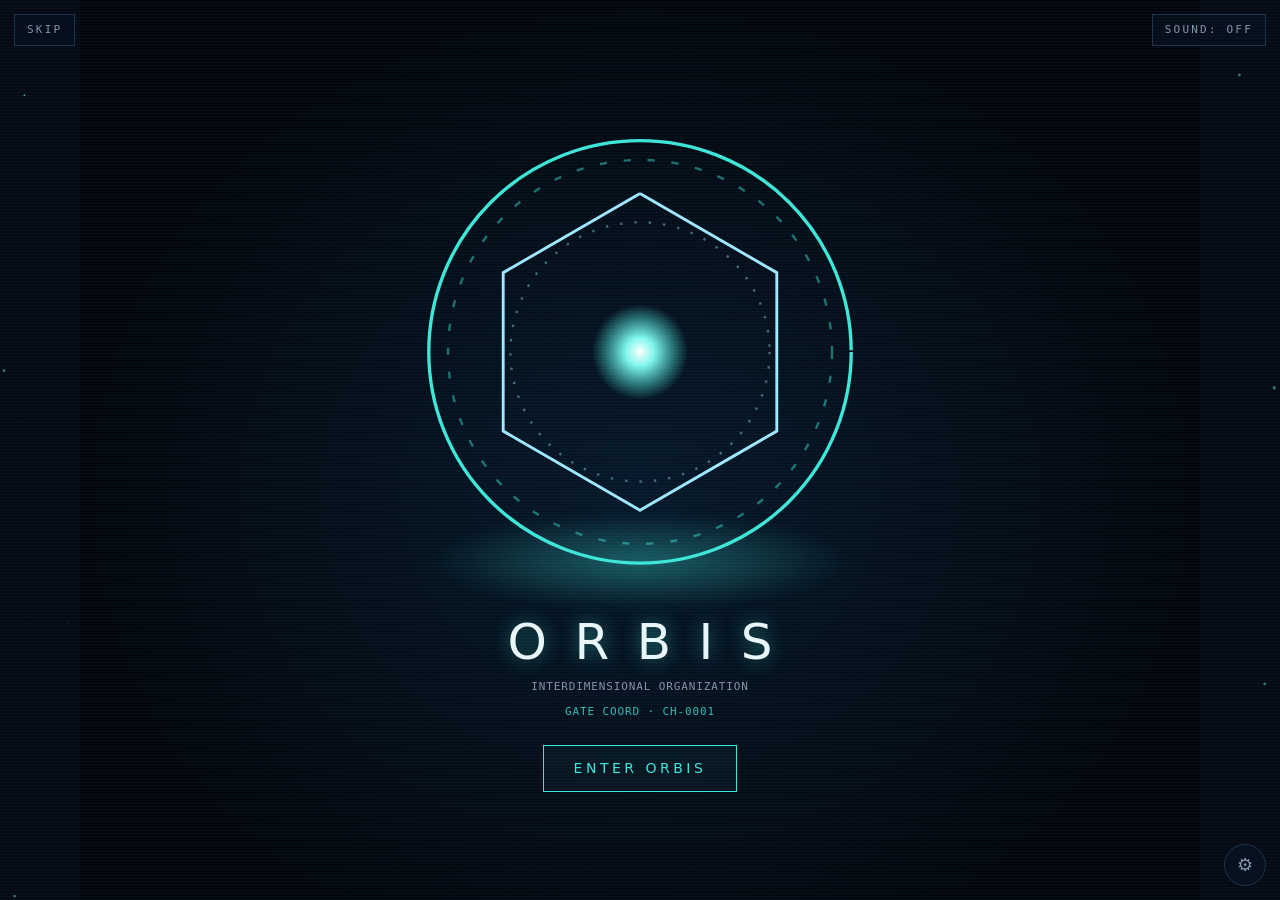
<file: index.html>
<!doctype html>
<html lang="ko" data-anim="on">
<head>
<meta charset="utf-8">
<meta name="viewport" content="width=device-width,initial-scale=1">
<meta name="theme-color" content="#050a14">
<title>ORBIS // GATE</title>
<link rel="stylesheet" href="css/orbis.css">
</head>
<body>
<main id="gate">
 <div id="wash"></div>
 <div class="stage">
  <div class="floor t" style="--d:3s"></div>
  <svg viewBox="-100 -100 200 200" aria-hidden="true">
   <defs><radialGradient id="cg"><stop offset="0" stop-color="#fff"/><stop offset=".3" stop-color="#7ff6ec"/><stop offset="1" stop-color="#3ee6d8" stop-opacity="0"/></radialGradient></defs>
   <g class="r1" fill="none" stroke="#3ee6d8"><circle class="draw" r="88" pathLength="1" stroke-width="1.4" style="--d:1.5s"/><circle class="t" r="80" stroke-opacity=".45" stroke-dasharray="3 7" style="--d:2s"/></g>
   <g class="r2" fill="none" stroke="#9fe8ff"><path class="draw" d="M0-66 57-33V33L0 66-57 33V-33Z" pathLength="1" stroke-width="1.2" style="--d:1.9s"/><circle class="t" r="54" stroke-opacity=".4" stroke-dasharray="1 5" style="--d:2.3s"/></g>
   <circle class="wave" r="40"/><circle class="wave" r="40" style="animation-delay:3.5s"/>
   <g class="coreg"><circle class="core" r="20" fill="url(#cg)"/></g>
  </svg>
 </div>
 <h1 class="logo t" style="--d:1s">ORBIS</h1>
 <p class="sub mono t" style="--d:1.2s">INTERDIMENSIONAL ORGANIZATION</p>
 <p id="coord" class="mono t" style="--d:1.5s">GATE COORD · CH-0001</p>
 <button id="enter" class="holo t" data-ns style="--d:4s">ENTER ORBIS</button>
 <button id="snd" class="ghost mono">SOUND: OFF</button>
</main>
<section id="term" hidden>
 <div class="tbox mono">
  <div id="tlog" aria-live="polite"></div>
  <div id="pick" hidden>
   <button class="pc" data-g="f"><img src="images/user_female.webp" alt="여성 여행자"><span>여성 VER<small>TYPE-F</small></span></button>
   <button class="pc" data-g="m"><img src="images/user_male.webp" alt="남성 여행자"><span>남성 VER<small>TYPE-M</small></span></button>
  </div>
  <button id="toHub" class="holo" data-ns hidden>ACCESS CENTRAL HUB</button>
 </div>
</section>
<button id="skip" class="ghost mono">SKIP</button>
<div id="ghost" class="mono"></div>
<div id="fade"></div>
<script src="js/orbis.js"></script>
<script src="js/gate.js"></script>
</body>
</html>
</file>
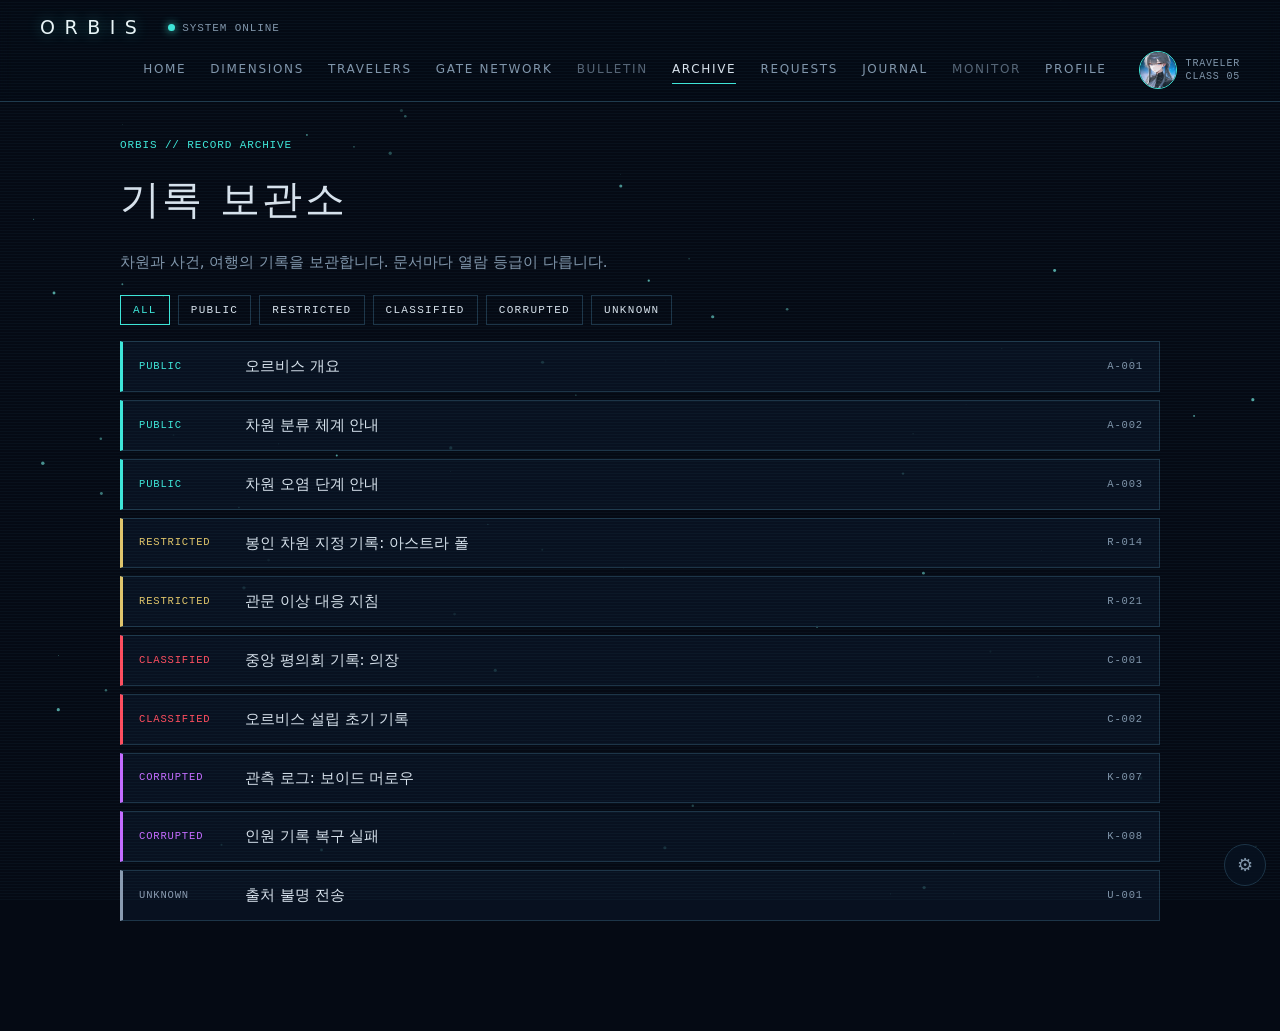
<file: archive.html>
<!doctype html>
<html lang="ko" data-anim="on">
<head>
<meta charset="utf-8">
<meta name="viewport" content="width=device-width,initial-scale=1">
<meta name="theme-color" content="#050a14">
<title>ORBIS // RECORD ARCHIVE</title>
<link rel="stylesheet" href="css/orbis.css">
<link rel="stylesheet" href="css/pages.css">
</head>
<body data-page="archive">
<header id="top"></header>
<main>
<section class="ph"><p class="kicker mono">ORBIS // RECORD ARCHIVE</p><h2>기록 보관소</h2><p class="lead">차원과 사건, 여행의 기록을 보관합니다. 문서마다 열람 등급이 다릅니다.</p></section>
<div id="tabs" class="tabs mono"><button class="on" data-f="ALL">ALL</button><button data-f="PUBLIC">PUBLIC</button><button data-f="RESTRICTED">RESTRICTED</button><button data-f="CLASSIFIED">CLASSIFIED</button><button data-f="CORRUPTED">CORRUPTED</button><button data-f="UNKNOWN">UNKNOWN</button></div><div id="dl" class="dl"></div></main><div id="rd" class="ov" hidden></div>
<div id="fade"></div>
<script src="js/orbis.js"></script>
<script src="js/shell.js"></script>
<script src="js/data.js"></script>
<script src="js/archive.js"></script>
</body>
</html>
</file>
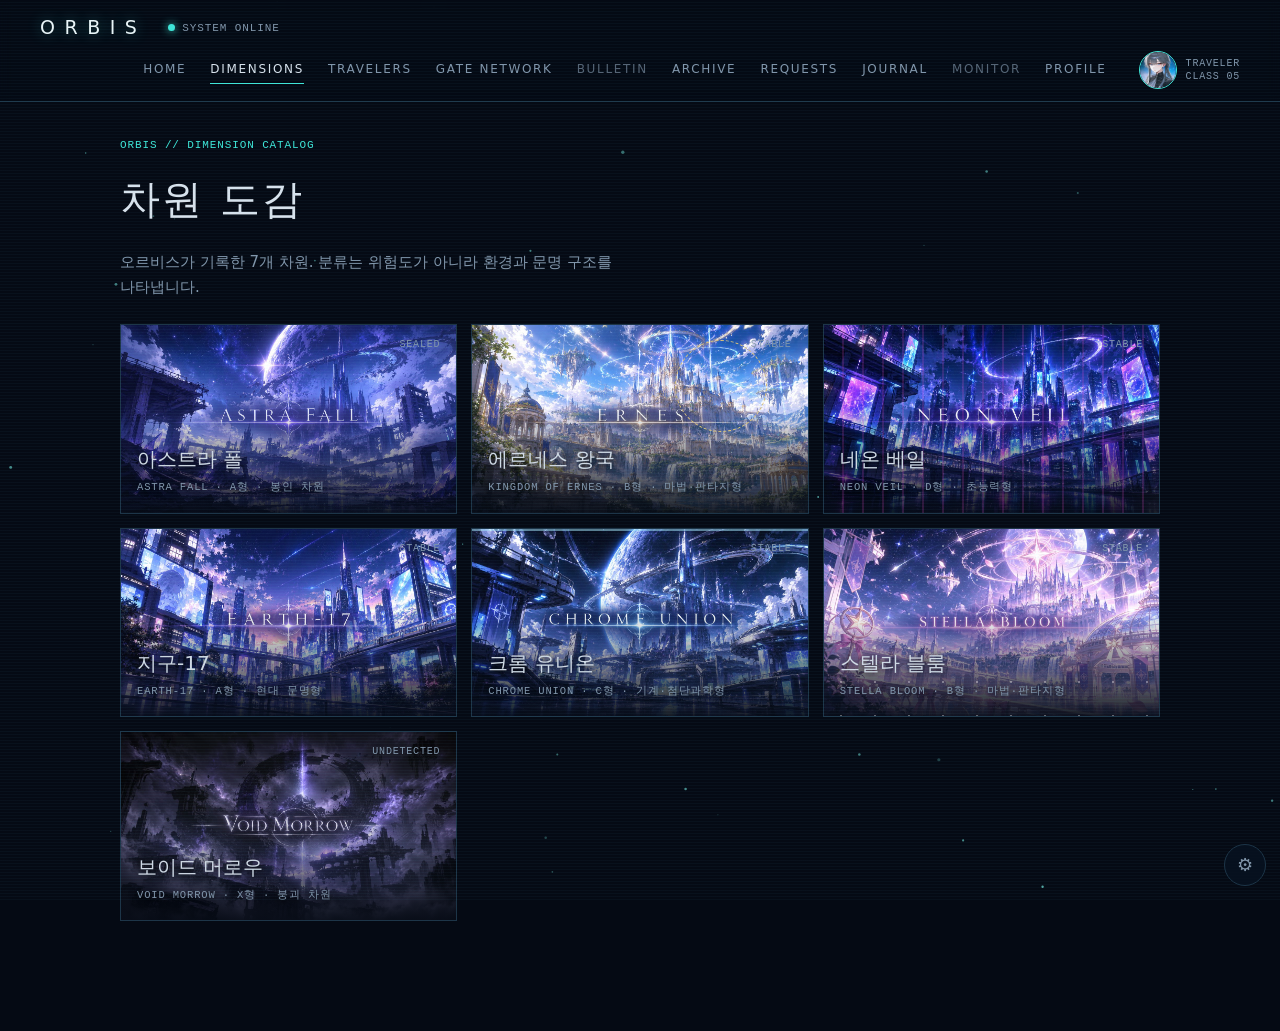
<file: dimensions.html>
<!doctype html>
<html lang="ko" data-anim="on">
<head>
<meta charset="utf-8">
<meta name="viewport" content="width=device-width,initial-scale=1">
<meta name="theme-color" content="#050a14">
<title>ORBIS // DIMENSION CATALOG</title>
<link rel="stylesheet" href="css/orbis.css">
<link rel="stylesheet" href="css/pages.css">
</head>
<body data-page="dimensions">
<header id="top"></header>
<main>
<section class="ph"><p class="kicker mono">ORBIS // DIMENSION CATALOG</p><h2>차원 도감</h2><p class="lead">오르비스가 기록한 7개 차원. 분류는 위험도가 아니라 환경과 문명 구조를 나타냅니다.</p></section>
<section id="grid" class="dgrid"></section></main><div id="dv" class="ov" hidden></div><div id="alert" class="ov" hidden></div>
<div id="crt" hidden><i></i></div>
<div id="fade"></div>
<script src="js/orbis.js"></script>
<script src="js/shell.js"></script>
<script src="js/data.js"></script>
<script src="js/dimensions.js"></script>
</body>
</html>
</file>
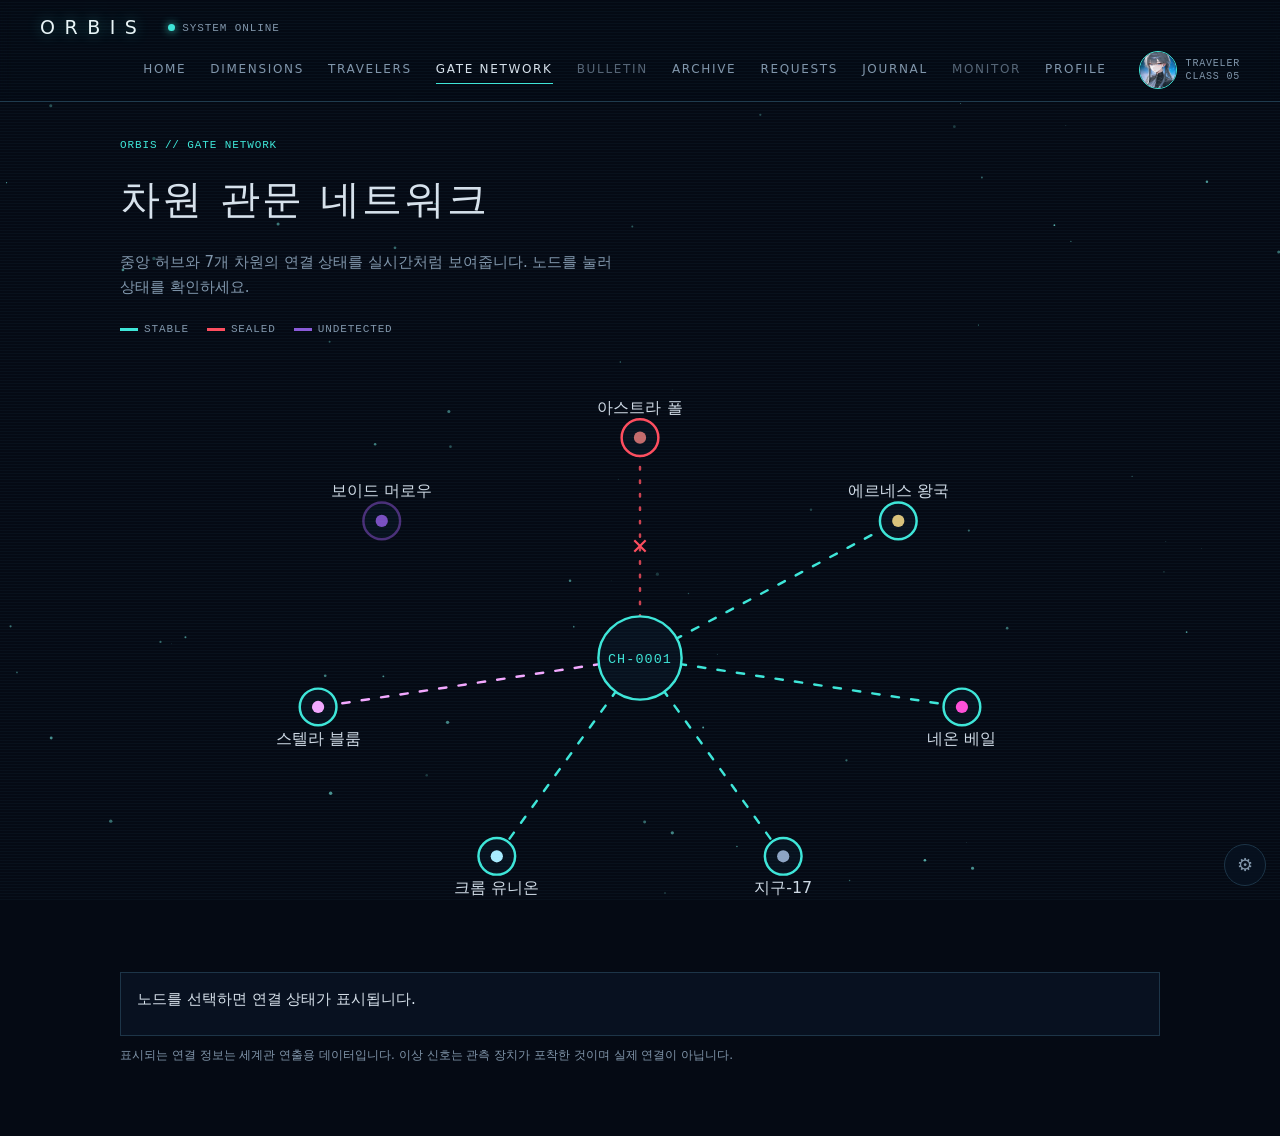
<file: gate-network.html>
<!doctype html>
<html lang="ko" data-anim="on">
<head>
<meta charset="utf-8">
<meta name="viewport" content="width=device-width,initial-scale=1">
<meta name="theme-color" content="#050a14">
<title>ORBIS // GATE NETWORK</title>
<link rel="stylesheet" href="css/orbis.css">
<link rel="stylesheet" href="css/pages.css">
</head>
<body data-page="gate-network">
<header id="top"></header>
<main>
<section class="ph"><p class="kicker mono">ORBIS // GATE NETWORK</p><h2>차원 관문 네트워크</h2><p class="lead">중앙 허브와 7개 차원의 연결 상태를 실시간처럼 보여줍니다. 노드를 눌러 상태를 확인하세요.</p></section>
<div class="leg mono"><span><i style="background:#3ee6d8"></i>STABLE</span><span><i style="background:#ff4d5e"></i>SEALED</span><span><i style="background:#8a5ad8"></i>UNDETECTED</span></div><div id="gnw"><svg id="gn" class="gn" viewBox="-380 -250 760 500" role="group" aria-label="관문 네트워크"></svg></div><div id="sig" class="mono" hidden></div><div id="gi" class="gi">노드를 선택하면 연결 상태가 표시됩니다.</div><p class="cap">표시되는 연결 정보는 세계관 연출용 데이터입니다. 이상 신호는 관측 장치가 포착한 것이며 실제 연결이 아닙니다.</p></main>
<div id="fade"></div>
<script src="js/orbis.js"></script>
<script src="js/shell.js"></script>
<script src="js/data.js"></script>
<script src="js/gate-network.js"></script>
</body>
</html>
</file>
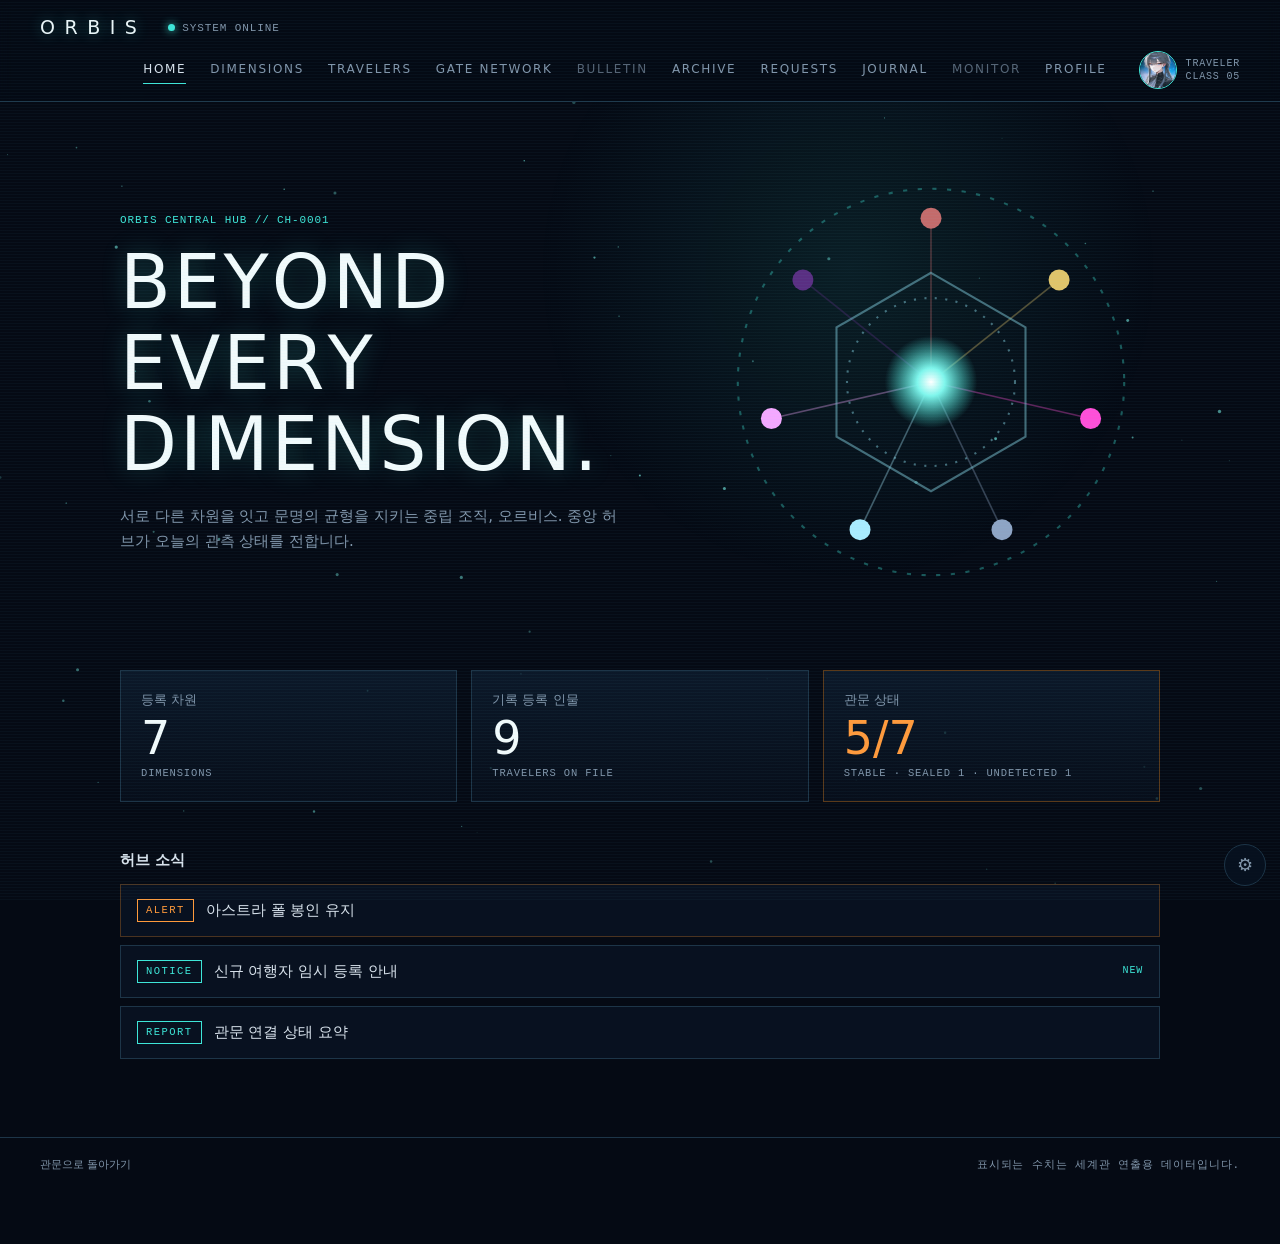
<file: hub.html>
<!doctype html>
<html lang="ko" data-anim="on">
<head>
<meta charset="utf-8">
<meta name="viewport" content="width=device-width,initial-scale=1">
<meta name="theme-color" content="#050a14">
<title>ORBIS // CENTRAL HUB</title>
<link rel="stylesheet" href="css/orbis.css">
</head>
<body data-page="hub">
<header id="top"></header>
<main>
 <section class="hero" id="hero">
  <div>
   <p class="kicker mono">ORBIS CENTRAL HUB // CH-0001</p>
   <h1 id="h1" aria-label="BEYOND EVERY DIMENSION."></h1>
   <p class="lead">서로 다른 차원을 잇고 문명의 균형을 지키는 중립 조직, 오르비스. 중앙 허브가 오늘의 관측 상태를 전합니다.</p>
  </div>
  <svg id="hubm" viewBox="-100 -100 200 200" aria-hidden="true">
   <defs><radialGradient id="hg"><stop offset="0" stop-color="#fff"/><stop offset=".3" stop-color="#7ff6ec"/><stop offset="1" stop-color="#3ee6d8" stop-opacity="0"/></radialGradient></defs>
   <g class="spin" fill="none" stroke="#3ee6d8"><circle r="92" stroke-opacity=".35" stroke-dasharray="2 5"/><g id="nodes" stroke-width=".8"></g></g>
   <g class="spin2" fill="none" stroke="#7fc8d8" stroke-opacity=".5"><path d="M0-52 45-26V26L0 52-45 26V-26Z"/><circle r="40" stroke-dasharray="1 4"/></g>
   <circle class="pulse" r="22" fill="url(#hg)"/>
  </svg>
 </section>
 <section class="stats" aria-label="허브 현황">
  <button class="card" data-href="dimensions.html"><span class="lbl">등록 차원</span><b data-n="7">7</b><span class="sm mono">DIMENSIONS</span></button>
  <button class="card" data-lock><span class="lbl">기록 등록 인물</span><b data-n="9">9</b><span class="sm mono">TRAVELERS ON FILE</span></button>
  <button class="card warn" data-href="gate-network.html"><span class="lbl">관문 상태</span><b><span data-n="5">5</span>/7</b><span class="sm mono">STABLE · SEALED 1 · UNDETECTED 1</span></button>
 </section>
 <section class="news">
  <h2>허브 소식</h2>
  <article class="item alert"><button class="hd" aria-expanded="false"><span class="tag mono">ALERT</span><span>아스트라 폴 봉인 유지</span></button><div class="bd" hidden>아스트라 폴로의 모든 접근 요청은 계속 거부됩니다. 오염 잔향에 관한 기록 열람만 허용되며, 봉인 해제 시도는 허용되지 않습니다.</div></article>
  <article class="item"><button class="hd" aria-expanded="false"><span class="tag mono">NOTICE</span><span>신규 여행자 임시 등록 안내</span><span class="new mono">NEW</span></button><div class="bd" hidden>방문자는 5급 여행자로 임시 등록됩니다. 의뢰 게시판과 여행 일지는 등록 후 순차적으로 개방됩니다.</div></article>
  <article class="item"><button class="hd" aria-expanded="false"><span class="tag mono">REPORT</span><span>관문 연결 상태 요약</span></button><div class="bd" hidden>7개 차원 중 5개는 안정적으로 연결되어 있습니다. 1개는 봉인 상태이며, 1개는 관측되지 않습니다.</div></article>
 </section>
</main>
<footer><a href="index.html" data-go="index.html">관문으로 돌아가기</a><span class="mono">표시되는 수치는 세계관 연출용 데이터입니다.</span></footer>
<div id="fade"></div>
<script src="js/orbis.js"></script>
<script src="js/shell.js"></script>
<script src="js/hub.js"></script>
</body>
</html>
</file>
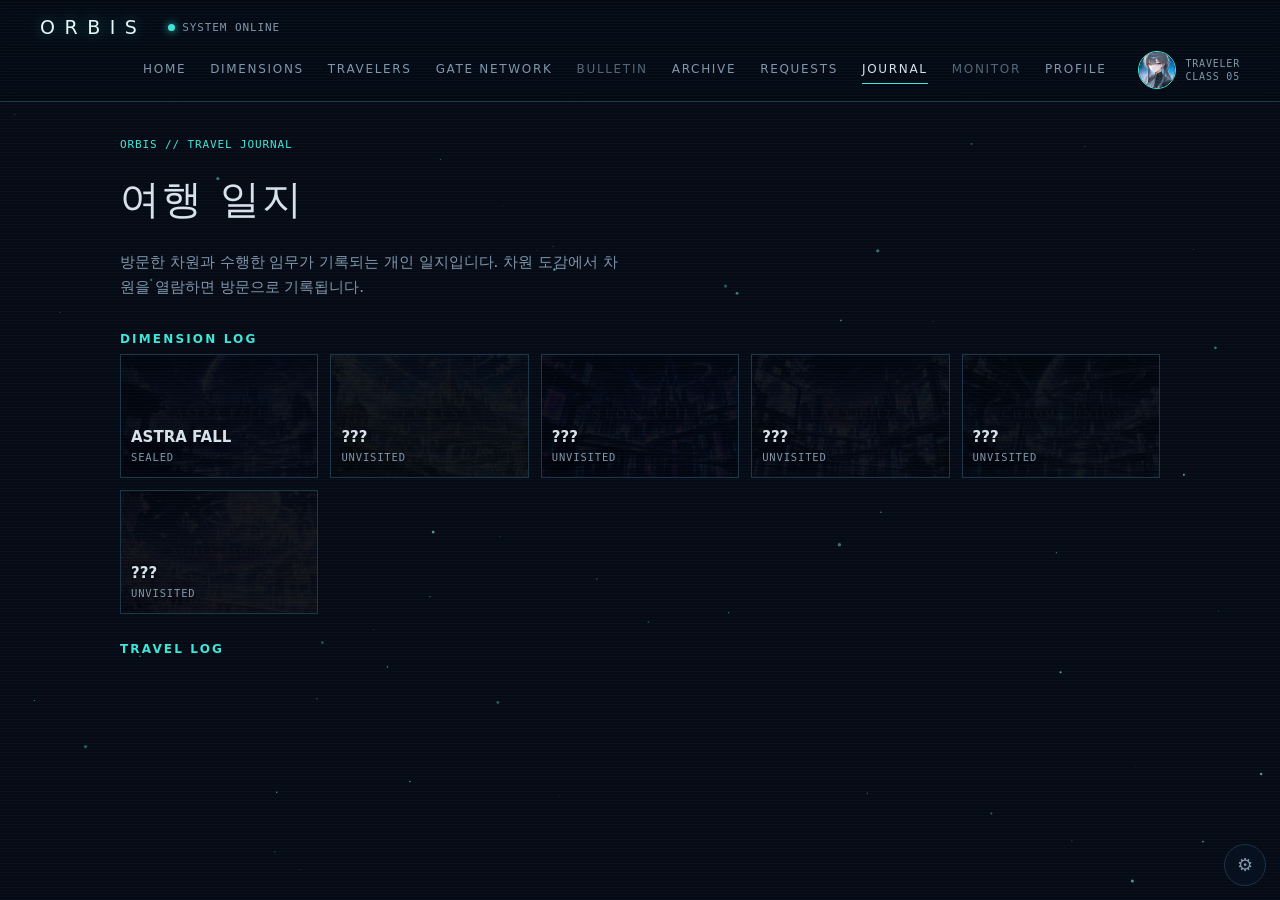
<file: journal.html>
<!doctype html>
<html lang="ko" data-anim="on">
<head>
<meta charset="utf-8">
<meta name="viewport" content="width=device-width,initial-scale=1">
<meta name="theme-color" content="#050a14">
<title>ORBIS // TRAVEL JOURNAL</title>
<link rel="stylesheet" href="css/orbis.css">
<link rel="stylesheet" href="css/pages.css">
</head>
<body data-page="journal">
<header id="top"></header>
<main>
<section class="ph"><p class="kicker mono">ORBIS // TRAVEL JOURNAL</p><h2>여행 일지</h2><p class="lead">방문한 차원과 수행한 임무가 기록되는 개인 일지입니다. 차원 도감에서 차원을 열람하면 방문으로 기록됩니다.</p></section>
<div class="jn"><h3>DIMENSION LOG</h3><section id="jg" class="jgrid"></section><h3>TRAVEL LOG</h3><section id="lg"></section></div>
</main>

<div id="fade"></div>
<script src="js/orbis.js"></script>
<script src="js/shell.js"></script>
<script src="js/game.js"></script>
<script src="js/data.js"></script><script src="js/journal.js"></script>
</body>
</html>
</file>
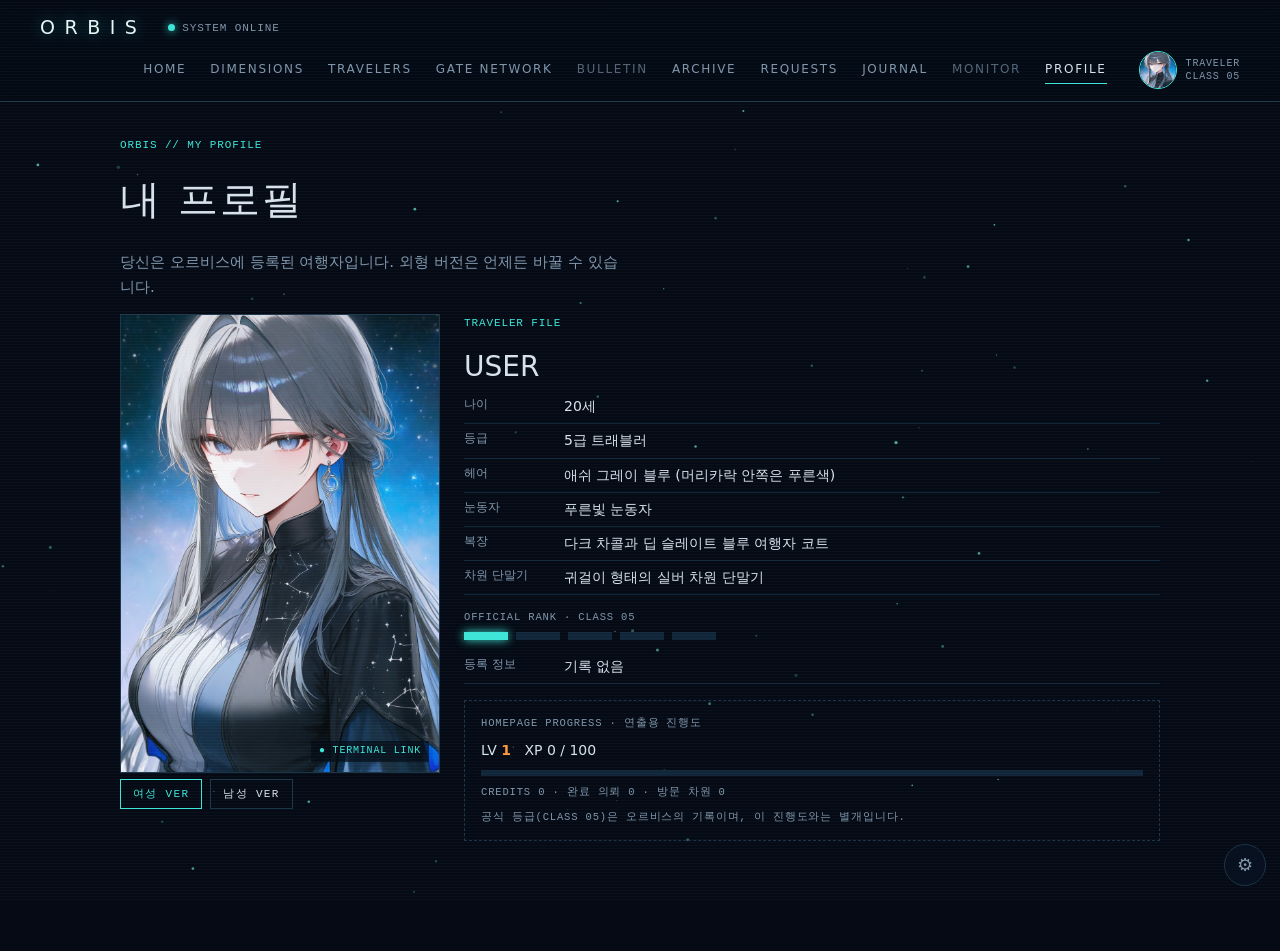
<file: profile.html>
<!doctype html>
<html lang="ko" data-anim="on">
<head>
<meta charset="utf-8">
<meta name="viewport" content="width=device-width,initial-scale=1">
<meta name="theme-color" content="#050a14">
<title>ORBIS // MY PROFILE</title>
<link rel="stylesheet" href="css/orbis.css">
<link rel="stylesheet" href="css/pages.css">
</head>
<body data-page="profile">
<header id="top"></header>
<main>
<section class="ph"><p class="kicker mono">ORBIS // MY PROFILE</p><h2>내 프로필</h2><p class="lead">당신은 오르비스에 등록된 여행자입니다. 외형 버전은 언제든 바꿀 수 있습니다.</p></section>
<section class="pf"><div><div class="pic" id="pc"><img id="pimg" src="images/user_female.webp" alt="내 여행자"><i class="scan"></i><span class="tl mono">TERMINAL LINK</span></div><div class="tabs mono" id="sw"><button data-g="f">여성 VER</button><button data-g="m">남성 VER</button></div></div><div><p class="kicker mono">TRAVELER FILE</p><h2 style="font-size:28px;font-weight:300">USER</h2><div id="rows"></div><p class="mono sm" style="margin-top:14px">OFFICIAL RANK · CLASS 05</p><div class="pips"><span class="pip on" style="--d:.2s"></span><span class="pip" style="--d:.5s"></span><span class="pip" style="--d:.8s"></span><span class="pip" style="--d:1.1s"></span><span class="pip" style="--d:1.4s"></span></div><div class="ir"><span>등록 정보</span><span id="reg">기록 없음</span></div><div class="prog" id="pg"></div></div></section>
</main>

<div id="fade"></div>
<script src="js/orbis.js"></script>
<script src="js/shell.js"></script>
<script src="js/game.js"></script>
<script src="js/profile.js"></script>
</body>
</html>
</file>
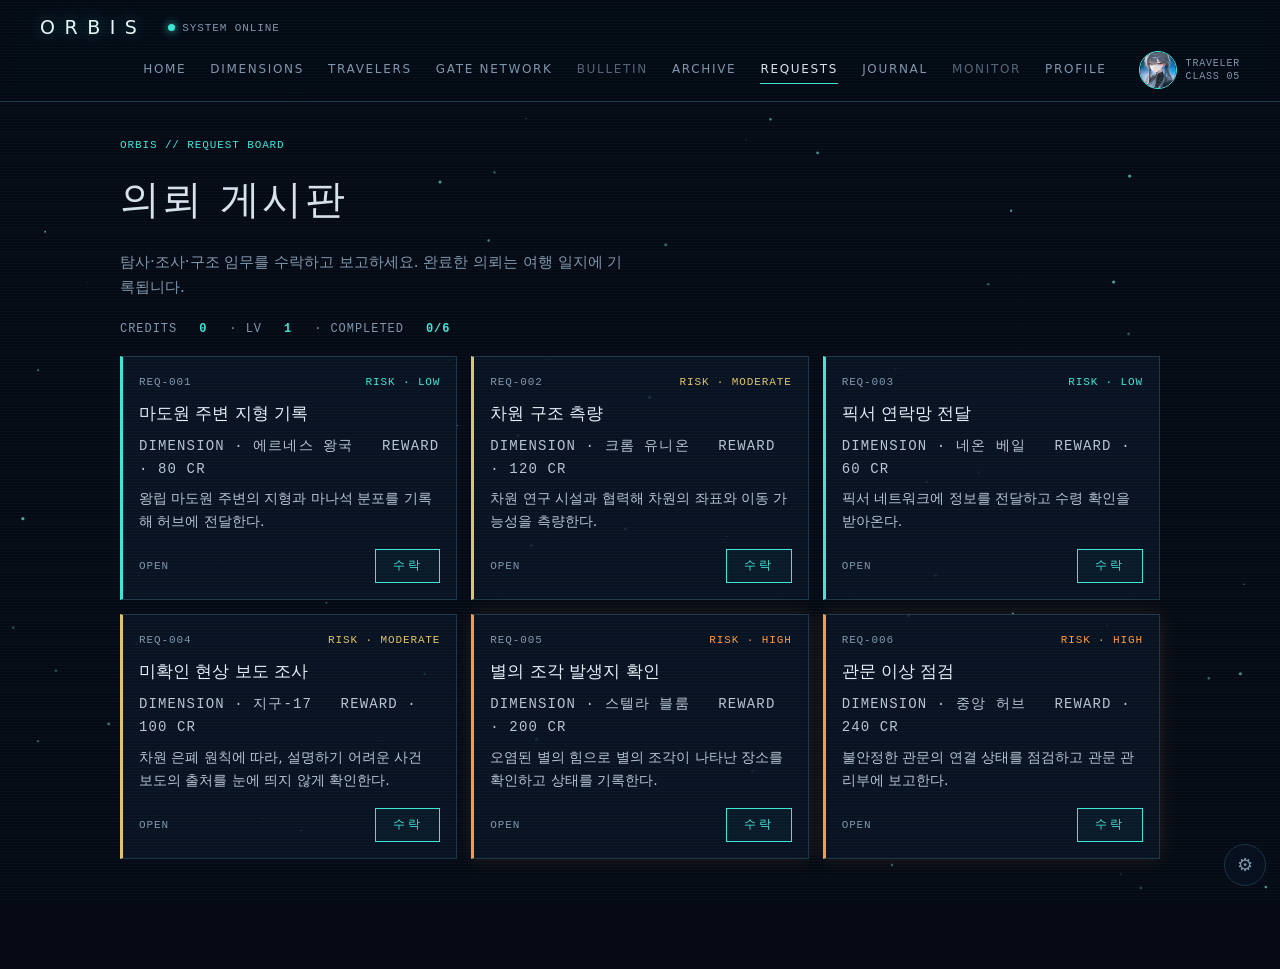
<file: requests.html>
<!doctype html>
<html lang="ko" data-anim="on">
<head>
<meta charset="utf-8">
<meta name="viewport" content="width=device-width,initial-scale=1">
<meta name="theme-color" content="#050a14">
<title>ORBIS // REQUEST BOARD</title>
<link rel="stylesheet" href="css/orbis.css">
<link rel="stylesheet" href="css/pages.css">
</head>
<body data-page="requests">
<header id="top"></header>
<main>
<section class="ph"><p class="kicker mono">ORBIS // REQUEST BOARD</p><h2>의뢰 게시판</h2><p class="lead">탐사·조사·구조 임무를 수락하고 보고하세요. 완료한 의뢰는 여행 일지에 기록됩니다.</p></section>
<p id="sm" class="sumb mono"></p><section id="rb" class="rb"></section>
</main>
<div id="cf" class="ov" hidden></div><div id="rw" class="ov" hidden></div>
<div id="fade"></div>
<script src="js/orbis.js"></script>
<script src="js/shell.js"></script>
<script src="js/game.js"></script>
<script src="js/requests.js"></script>
</body>
</html>
</file>
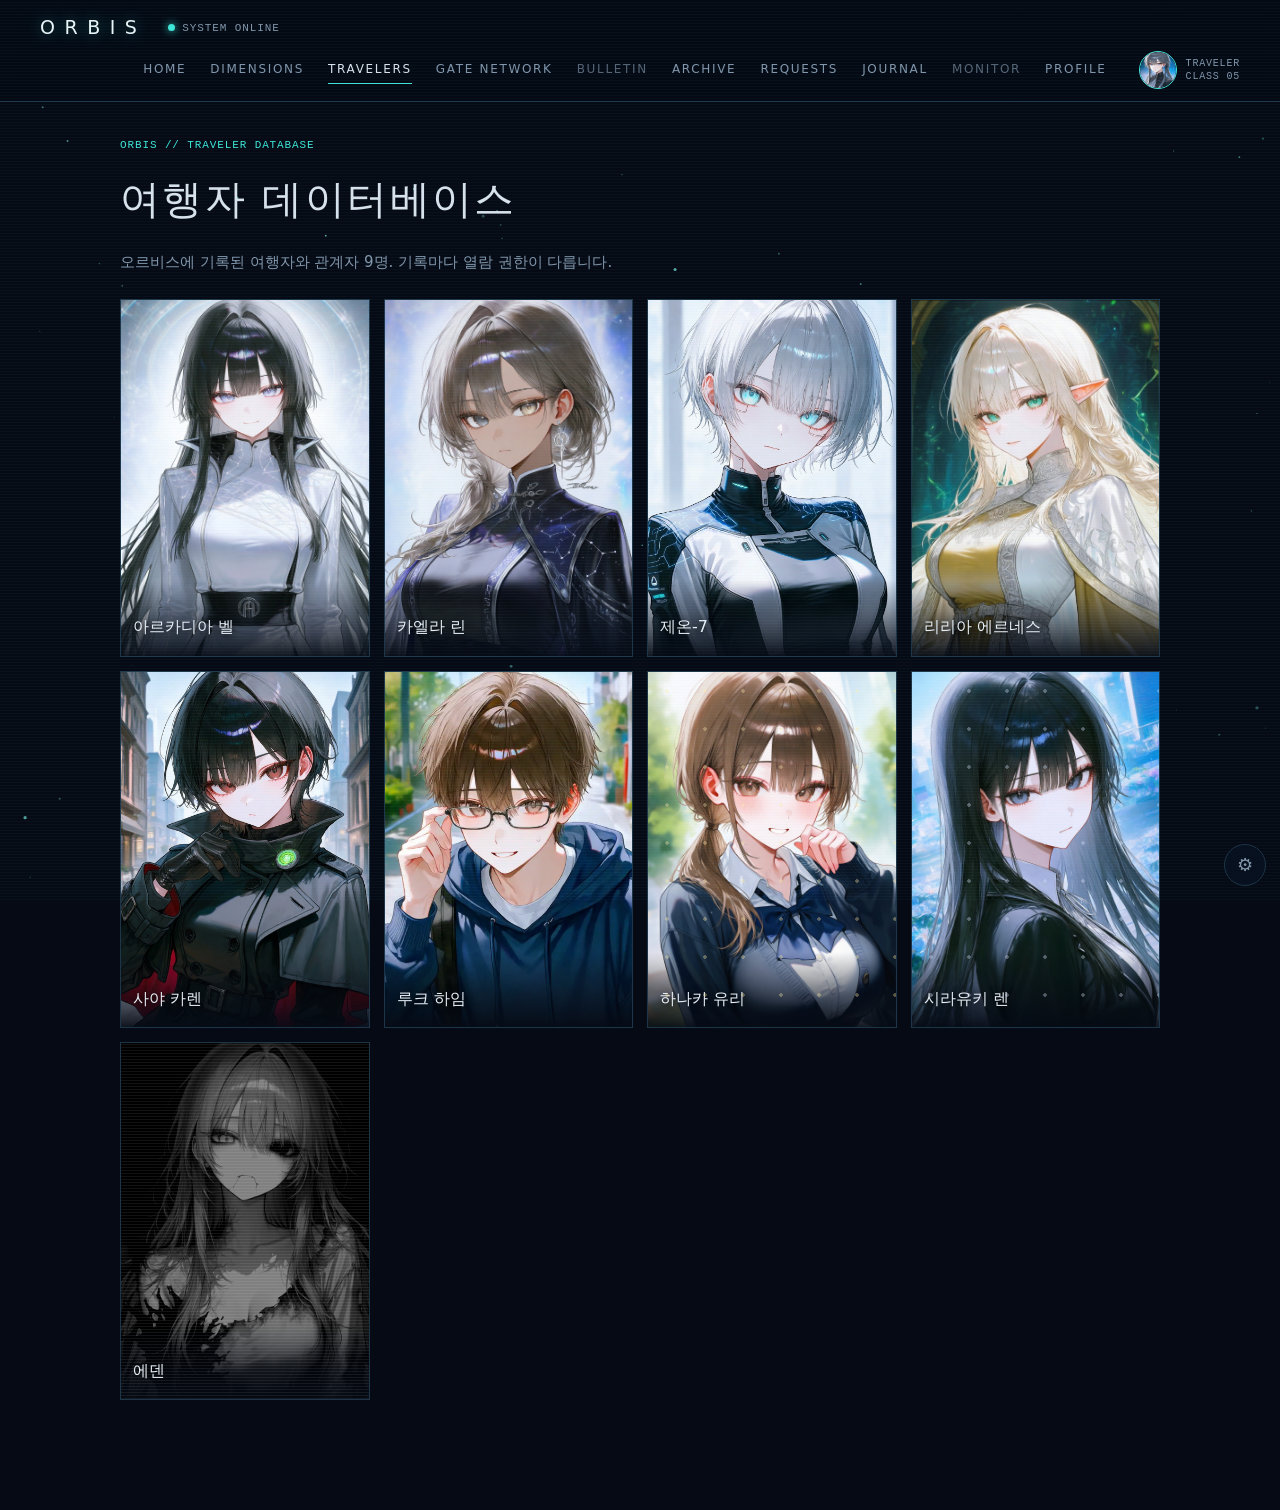
<file: travelers.html>
<!doctype html>
<html lang="ko" data-anim="on">
<head>
<meta charset="utf-8">
<meta name="viewport" content="width=device-width,initial-scale=1">
<meta name="theme-color" content="#050a14">
<title>ORBIS // TRAVELER DATABASE</title>
<link rel="stylesheet" href="css/orbis.css">
<link rel="stylesheet" href="css/pages.css">
</head>
<body data-page="travelers">
<header id="top"></header>
<main>
<section class="ph"><p class="kicker mono">ORBIS // TRAVELER DATABASE</p><h2>여행자 데이터베이스</h2><p class="lead">오르비스에 기록된 여행자와 관계자 9명. 기록마다 열람 권한이 다릅니다.</p></section>
<section id="tg" class="tgrid"></section>
</main>
<div id="tv" class="ov" hidden></div>
<div id="tf" class="tf" hidden></div>
<div id="qb" class="mono" hidden></div>
<div id="fade"></div>
<script src="js/orbis.js"></script>
<script src="js/shell.js"></script>
<script src="js/chars.js"></script>
<script src="js/travelers.js"></script>
</body>
</html>
</file>
<file: css/orbis.css>
:root{--bg:#050a14;--pn:#0a1525;--ln:#1d3548;--ink:#d8e2ec;--dim:#8196ab;--cy:#3ee6d8;--wn:#ff9a3c;--rd:#ff4d5e;--mx:70%;--my:30%}
*{box-sizing:border-box;margin:0;padding:0}
[hidden]{display:none!important}
html{background:var(--bg)}
body{min-height:100vh;color:var(--ink);font:15px/1.65 "Apple SD Gothic Neo","Malgun Gothic","Noto Sans KR",system-ui,sans-serif;overflow-x:hidden;-webkit-text-size-adjust:100%}
.mono{font-family:ui-monospace,"Cascadia Mono",Consolas,"D2Coding",monospace;letter-spacing:.08em}
button{font:inherit;color:inherit;background:none;border:0;cursor:pointer}
a{color:inherit;text-decoration:none}
:focus-visible{outline:2px solid var(--cy);outline-offset:3px}
@keyframes tin{from{opacity:0;filter:blur(6px)}}
@keyframes draw{from{stroke-dashoffset:1}}
@keyframes spin{to{transform:rotate(360deg)}}
@keyframes pulse{50%{transform:scale(1.18);opacity:.72}}
@keyframes wave{from{transform:scale(.25);opacity:.9}to{transform:scale(1.5);opacity:0}}
@keyframes appear{from{opacity:0;transform:translateY(-6px)}}
@keyframes fin{from{opacity:1}to{opacity:0}}
@keyframes blink{50%{opacity:.25}}
@keyframes sw{to{left:120%}}
@keyframes sweep{to{top:100%}}
@keyframes chin{from{opacity:0;filter:blur(7px);transform:translateY(8px)}}
@keyframes flk{0%,100%{opacity:.15}48%{opacity:.15}50%{opacity:.95}52%{opacity:.1}}
@keyframes glt{0%{transform:translate(2px,0);text-shadow:-2px 0 #ff4d5e,2px 0 #3ee6d8}50%{transform:translate(-3px,1px) skewX(4deg)}100%{transform:none}}
[data-anim="off"] *,[data-anim="off"] *::before,[data-anim="off"] *::after{animation:none!important;transition:none!important}
[data-low="1"] *{filter:none!important}
[data-low="1"] #fx::after{display:none}
#pt{position:fixed;inset:0;width:100%;height:100%;z-index:0;pointer-events:none}
#fx{position:fixed;inset:0;z-index:50;pointer-events:none;overflow:hidden;background:repeating-linear-gradient(0deg,rgba(120,220,255,.035) 0 1px,transparent 1px 3px)}
#fx::after{content:"";position:absolute;left:0;right:0;height:120px;top:-120px;background:linear-gradient(transparent,rgba(62,230,216,.05),transparent);animation:sweep 7s linear infinite}
#dim{position:fixed;inset:0;z-index:90;pointer-events:none;background:#000;opacity:0}
#fade{position:fixed;inset:0;z-index:95;background:var(--bg);pointer-events:none;opacity:0;animation:fin .5s ease-out;transition:opacity .3s}
#fade.on{opacity:1;animation:none}
.gl{animation:glt .15s steps(2) 3}
.holo{position:relative;overflow:hidden;border:1px solid var(--cy);color:var(--cy);padding:.8em 2.1em;letter-spacing:.25em;font-size:14px;background:rgba(62,230,216,.04);transition:box-shadow .25s,background .25s}
.holo::before{content:"";position:absolute;top:0;bottom:0;width:40%;left:-60%;background:linear-gradient(100deg,transparent,rgba(62,230,216,.35),transparent)}
.holo:hover::before{animation:sw .7s}
.holo:hover{box-shadow:0 0 24px rgba(62,230,216,.3);background:rgba(62,230,216,.1)}
.holo:disabled{pointer-events:none}
.ghost{font-size:11px;letter-spacing:.2em;color:var(--dim);border:1px solid var(--ln);padding:6px 12px;background:rgba(8,18,32,.6)}
.ghost:hover{color:var(--cy);border-color:var(--cy)}
.gear{position:fixed;right:14px;bottom:14px;z-index:60;width:42px;height:42px;border:1px solid var(--ln);background:rgba(8,18,32,.85);border-radius:50%;font-size:18px;color:var(--dim)}
.gear:hover{color:var(--cy);border-color:var(--cy)}
.panel{position:fixed;right:14px;bottom:66px;z-index:70;width:min(320px,calc(100vw - 28px));background:rgba(8,18,32,.97);border:1px solid var(--ln);padding:16px 16px 12px;animation:appear .2s}
.panel h2{font-size:13px;letter-spacing:.2em;color:var(--cy);margin-bottom:8px;font-weight:600}
.panel label{display:flex;justify-content:space-between;align-items:center;gap:12px;padding:8px 0;border-top:1px solid #12263a;font-size:14px}
.panel input[type=checkbox]{width:20px;height:20px;accent-color:var(--cy)}
.panel input[type=range]{width:130px;accent-color:var(--cy)}
.panel select{background:#0a1525;color:var(--ink);border:1px solid var(--ln);padding:4px 8px}
.panel .row{display:flex;gap:8px;margin-top:10px}
.panel .row button{flex:1;border:1px solid var(--ln);padding:7px;font-size:13px}
.panel .row button:hover{border-color:var(--cy);color:var(--cy)}
#toast{position:fixed;left:50%;bottom:72px;transform:translate(-50%,10px);opacity:0;z-index:80;background:rgba(8,18,32,.96);border:1px solid var(--wn);color:var(--wn);padding:8px 14px;font-size:12px;transition:.25s;pointer-events:none;max-width:92vw;text-align:center}
#toast.on{opacity:1;transform:translate(-50%,0)}
#gate{position:fixed;inset:0;z-index:2;display:flex;flex-direction:column;align-items:center;justify-content:center;gap:.4rem;background:radial-gradient(ellipse at 50% 55%,#07182a,#03070d 70%);text-align:center;padding:16px}
.t{animation:tin .8s ease-out var(--d,0s) backwards}
.skip .t,.skip .draw{animation:none}
.stage{position:relative;width:min(58vmin,480px);aspect-ratio:1;transition:transform 1.7s cubic-bezier(.55,0,.9,.35),opacity 1.7s}
.stage svg{width:100%;height:100%;overflow:visible}
.floor{position:absolute;left:5%;right:5%;bottom:-3%;height:20%;background:radial-gradient(ellipse,rgba(62,230,216,.35),transparent 70%);filter:blur(6px)}
.r1,.r2,.coreg,.core,.wave,.spin,.spin2,.pulse{transform-box:fill-box;transform-origin:center}
.r1,.spin{animation:spin 60s linear infinite}
.r2,.spin2{animation:spin 40s linear infinite reverse}
.draw{stroke-dasharray:1;animation:draw 1.6s ease-out var(--d,0s) backwards}
.pulse{animation:pulse 3.2s ease-in-out infinite}
.core{animation:tin .8s ease-out .5s backwards,pulse 3.2s ease-in-out 1.3s infinite}
.skip .core{animation:pulse 3.2s ease-in-out infinite}
.wave{fill:none;stroke:#3ee6d8;stroke-width:1.2;opacity:0;animation:wave 3s ease-out 2s infinite backwards}
.coreg{transition:transform 1.8s ease-in}
.go .coreg{transform:scale(2.6)}
.go .r1{animation-duration:1.6s}.go .r2{animation-duration:1.2s}
.go .stage{transform:scale(4.5);opacity:0}
.go .logo,.go .sub,.go #coord,.go #enter,.go #snd{opacity:0;transition:opacity .5s;pointer-events:none}
.logo{font-size:clamp(26px,6vw,50px);letter-spacing:.55em;margin-right:-.55em;font-weight:300;color:#eaf6f8;text-shadow:0 0 18px rgba(62,230,216,.5);margin-top:.6rem;line-height:1.2}
.sub{font-size:11px;color:var(--dim)}
#coord{font-size:11px;color:var(--cy);opacity:.8}
#enter{margin-top:1.1rem}
#snd{position:fixed;top:14px;right:14px;z-index:5}
#skip{position:fixed;top:14px;left:14px;z-index:60}
#wash{position:absolute;inset:0;background:radial-gradient(circle,#d4fffb,#3ee6d8 40%,#052028);opacity:0;transition:opacity .6s;pointer-events:none;z-index:9}
#wash.on{opacity:1}
#term{position:fixed;inset:0;z-index:41;background:#03080f;display:flex;flex-direction:column;align-items:center;justify-content:center;padding:24px;animation:appear .6s}
.tbox{width:min(560px,100%);font-size:clamp(13px,3.6vw,16px)}
.ln{min-height:1.65em;white-space:pre-wrap;color:#8fe9e1;text-shadow:0 0 8px rgba(62,230,216,.35)}
.ln.ok{color:#e2fffc;font-weight:700}.ln.bad{color:var(--rd)}
#pick{margin:12px 0;display:flex;flex-wrap:wrap;gap:12px}
.pc{display:flex;align-items:center;gap:12px;border:1px solid var(--ln);padding:8px 16px 8px 8px;text-align:left;font-size:13px;line-height:1.4;background:rgba(10,21,37,.8);transition:border-color .25s,box-shadow .25s}
.pc:hover{border-color:var(--cy);box-shadow:0 0 20px rgba(62,230,216,.2)}
.pc img{width:64px;height:84px;object-fit:cover;object-position:50% 20%;border:1px solid var(--ln)}
.pc small{display:block;color:var(--dim);font-size:11px}
#toHub{margin-top:18px}
#ghost{position:fixed;right:14px;top:12px;z-index:60;opacity:0;color:var(--rd);font-size:11px;pointer-events:none}
#ghost.on{opacity:.9}
#top{position:sticky;top:0;z-index:20;display:flex;flex-wrap:wrap;align-items:center;gap:8px 22px;padding:12px clamp(14px,4vw,40px);background:rgba(5,10,20,.9);border-bottom:1px solid var(--ln);backdrop-filter:blur(6px)}
.brand{font-weight:300;letter-spacing:.5em;font-size:19px;color:#eaf6f8;text-shadow:0 0 14px rgba(62,230,216,.45)}
.sys{font-size:11px;color:var(--dim)}
.sys i{display:inline-block;width:7px;height:7px;border-radius:50%;background:var(--cy);margin-right:7px;box-shadow:0 0 8px var(--cy);animation:blink 2.4s ease-in-out infinite}
#nav{display:flex;gap:4px;margin-left:auto;overflow-x:auto;max-width:100%;scrollbar-width:none}
#nav::-webkit-scrollbar{display:none}
#nav a{position:relative;padding:6px 10px;font-size:12px;letter-spacing:.14em;white-space:nowrap;color:var(--dim)}
#nav a::after{content:"";position:absolute;left:10px;right:10px;bottom:2px;height:1px;background:var(--cy);transform:scaleX(0);transform-origin:left;transition:transform .25s}
#nav a:hover,#nav a.on{color:var(--ink)}
#nav a:hover::after,#nav a.on::after{transform:scaleX(1)}
#nav a.lock{opacity:.65}
.me{display:flex;gap:9px;align-items:center;font-size:10px;line-height:1.3;color:var(--dim)}
.me img{width:38px;height:38px;border-radius:50%;object-fit:cover;object-position:50% 18%;border:1px solid var(--cy)}
main{position:relative;z-index:2;max-width:1120px;margin:0 auto;padding:0 clamp(14px,4vw,40px) 70px}
.hero{display:grid;grid-template-columns:1.1fr .9fr;gap:20px;align-items:center;min-height:min(66vh,560px);padding:30px 0;background:radial-gradient(520px circle at var(--mx) var(--my),rgba(62,230,216,.09),transparent 60%)}
.kicker{font-size:11px;color:var(--cy);margin-bottom:12px}
h1{font-weight:200;font-size:clamp(34px,7vw,74px);line-height:1.1;letter-spacing:.04em;color:#f1fafb;text-shadow:0 0 24px rgba(62,230,216,.25)}
.w{display:inline-block;white-space:nowrap}
.ch{display:inline-block;animation:chin .6s ease-out var(--d) backwards}
.lead{max-width:34em;color:var(--dim);margin-top:18px}
#hubm{width:min(100%,420px);justify-self:center}
.nv{animation:flk 9s infinite}
.stats{display:grid;grid-template-columns:repeat(3,1fr);gap:14px;margin:8px 0 46px}
.card{text-align:left;border:1px solid var(--ln);background:linear-gradient(180deg,rgba(14,30,48,.75),rgba(8,16,28,.75));padding:18px 20px;display:flex;flex-direction:column;gap:2px;transition:border-color .25s,box-shadow .25s}
.card:hover{border-color:var(--cy);box-shadow:0 0 22px rgba(62,230,216,.15)}
.card.warn{border-color:#5a3a1a}.card.warn b{color:var(--wn)}
.card.warn:hover{border-color:var(--wn);box-shadow:0 0 22px rgba(255,154,60,.18)}
.card b{font-size:46px;font-weight:200;line-height:1.1;color:#f1fafb}
.card .lbl{font-size:13px;color:var(--dim)}
.sm{font-size:10.5px;color:var(--dim)}
.news h2{font-size:15px;font-weight:600;margin-bottom:12px}
.item{border:1px solid var(--ln);margin-bottom:8px;background:rgba(10,21,37,.75)}
.item.alert{border-color:#4a3320}
.hd{display:flex;width:100%;align-items:center;gap:12px;padding:13px 16px;text-align:left}
.tag{font-size:10.5px;letter-spacing:.14em;padding:2px 8px;border:1px solid var(--cy);color:var(--cy);flex:none}
.alert .tag{border-color:var(--wn);color:var(--wn);animation:blink 1.6s infinite}
.new{margin-left:auto;font-size:10px;color:var(--cy);flex:none}
.bd{padding:2px 16px 16px;color:var(--dim);animation:appear .3s ease-out}
footer{position:relative;z-index:2;display:flex;flex-wrap:wrap;justify-content:space-between;gap:8px;padding:18px clamp(14px,4vw,40px) 70px;border-top:1px solid var(--ln);font-size:11px;color:var(--dim)}
footer a:hover{color:var(--cy)}
@media(max-width:900px){.hero{grid-template-columns:1fr;min-height:0}#hubm{width:min(70vw,320px)}.stats{grid-template-columns:1fr}.me{order:2;margin-left:auto}#nav{order:3;margin-left:0;width:100%}}
</file>
<file: css/pages.css>
@keyframes jit{25%{transform:translate(3px,-2px) skewX(3deg)}75%{transform:translate(-3px,2px) skewX(-3deg)}}
@keyframes zoom{from{opacity:0;transform:scale(.9)}}
@keyframes shk{20%{transform:translateX(-6px)}40%{transform:translateX(6px)}60%{transform:translateX(-4px)}80%{transform:translateX(3px)}}
@keyframes scan{from{top:0}to{top:100%}}
@keyframes flow{to{stroke-dashoffset:-32}}
@keyframes vln{0%{stroke-dashoffset:1;opacity:1}55%{stroke-dashoffset:0;opacity:1}100%{stroke-dashoffset:0;opacity:0}}
.ph{padding:34px 0 14px}
.ph h2{font-size:clamp(26px,5vw,40px);font-weight:300;letter-spacing:.06em}
h3{font-size:12px;letter-spacing:.18em;color:var(--cy);margin:16px 0 4px;font-weight:600}
.dgrid{display:grid;grid-template-columns:repeat(auto-fill,minmax(min(320px,100%),1fr));gap:14px;padding:10px 0 40px}
.dc{--c:#3ee6d8;position:relative;overflow:hidden;text-align:left;aspect-ratio:16/9;border:1px solid var(--ln);background:#08111f;padding:16px;display:flex;flex-direction:column;justify-content:flex-end;gap:3px;transition:border-color .25s,box-shadow .25s}
.dc .art{position:absolute;inset:0;background-position:center;background-size:cover;transition:transform .5s}
.dc .art::before{content:"";position:absolute;inset:0;background:linear-gradient(180deg,transparent 45%,rgba(5,10,20,.93))}
.dc .cd,.dc .st,.dc .hs{position:absolute}
.dc:hover{border-color:var(--c);box-shadow:0 0 22px color-mix(in srgb,var(--c) 30%,transparent)}
.dc:hover .art{transform:scale(1.12)}
.dc b{position:relative;font-size:20px;font-weight:500;color:#cfd9e4;transition:color .25s,text-shadow .25s}
.dc:hover b{color:#fff;text-shadow:0 0 14px var(--c)}
.dc .sm{position:relative}
.dc .cd{top:12px;left:16px;font-size:11px;color:var(--c);opacity:0;transition:opacity .25s}
.dc:hover .cd,.dc:focus-visible .cd{opacity:1}
.dc .st{top:12px;right:16px;font-size:10px;color:var(--dim)}
.dc .hs{top:0;right:0;width:34px;height:34px}
.dc .nf{display:none;position:absolute;left:16px;bottom:18px;color:var(--rd);font-size:13px}
.dc.blk{background:#000;border-color:#000}.dc.blk .art,.dc.blk b,.dc.blk .sm,.dc.blk .cd,.dc.blk .st{opacity:0}.dc.blk .nf{display:block}
.fx-astra:hover .art{animation:jit .3s steps(3) infinite}
.fx-ernes .art::after{content:"";position:absolute;right:12%;top:8%;width:90px;height:90px;border-radius:50%;border:1px dashed var(--c);animation:spin 14s linear infinite}
.fx-neon .art::after{content:"";position:absolute;inset:0;background:repeating-linear-gradient(90deg,transparent 0 18px,rgba(255,79,216,.16) 18px 20px);animation:blink 1.4s steps(2) infinite}
.fx-chrome .art::after{content:"";position:absolute;left:0;right:0;height:2px;background:var(--c);opacity:.5;animation:scan 3s linear infinite}
.fx-stella .art::after{content:"";position:absolute;inset:0;background:radial-gradient(circle,#fff 0 1px,transparent 1.5px) 0 0/34px 34px;opacity:.35;animation:blink 2.2s ease-in-out infinite}
.fx-void .art{animation:flk 6s infinite}
.ov{position:fixed;inset:0;z-index:30;background:rgba(3,7,13,.88);display:flex;align-items:center;justify-content:center;padding:16px;overflow:auto}
.dp{--c:#3ee6d8;position:relative;width:min(640px,100%);max-height:calc(100vh - 32px);overflow:auto;background:#07111e;border:1px solid var(--c);padding:22px 22px 24px;box-shadow:0 0 40px color-mix(in srgb,var(--c) 22%,transparent);animation:zoom .4s ease-out}
.dp h2{font-size:28px;font-weight:300}
.dp .x{position:absolute;top:10px;right:12px;font-size:18px;color:var(--dim)}
.dp p{color:#b7c4d1}
.dp.distort{animation:jit .3s steps(3) 4}
.chips{display:flex;flex-wrap:wrap;gap:8px}
.chips button{border:1px solid var(--ln);padding:4px 10px;font-size:13px}
.chips button:hover,.chips button.on{border-color:var(--c);color:var(--c)}
.tip{margin-top:10px;border-left:2px solid var(--c);padding:6px 12px;color:var(--dim);font-size:14px;animation:appear .25s}
.tip b{color:var(--ink);margin-right:8px}
.dp .holo{margin-top:18px;--cy:var(--rd);border-color:var(--rd);color:var(--rd)}
body.shake main{animation:shk .5s}
.wr{width:min(460px,100%);border:1px solid var(--rd);background:#12060a;padding:22px;position:relative}
.wr::before{content:"";position:absolute;left:0;right:0;top:0;height:2px;background:var(--rd);animation:blink 1s infinite}
.wr .ln{color:#ff8f9b;text-shadow:none}
.wr.void{border-color:#6b3fa0;background:#0a0612}.wr.void::before{background:#6b3fa0}.wr.void .ln{color:#b99cf0}
.wr .ghost{margin-top:14px}
.gn{width:100%;height:auto;max-height:68vh}
.fl{fill:none;stroke-width:2;stroke-linecap:round;stroke:var(--cy);stroke-dasharray:6 10;animation:flow var(--s,1.4s) linear infinite}
.fl.sl{stroke:var(--rd);stroke-dasharray:2 9;animation:none;opacity:.8}
.vl{fill:none;stroke:#8a5ad8;stroke-width:2.5;stroke-dasharray:1;stroke-dashoffset:1;opacity:0}
.vl.on{animation:vln 2.6s ease-out forwards}
.nd{cursor:pointer}
.nd text{fill:#cfd9e4;font-size:13px;text-anchor:middle}
.nd:hover circle{stroke-width:3}
.leg{display:flex;flex-wrap:wrap;gap:6px 18px;font-size:11px;color:var(--dim);margin:6px 0 14px}
.leg i{display:inline-block;width:18px;height:3px;margin-right:6px;vertical-align:middle}
.gi{border:1px solid var(--ln);background:rgba(10,21,37,.75);padding:14px 16px;min-height:64px;margin-bottom:10px}
#sig{border:1px solid #6b3fa0;background:#0a0612;color:#b99cf0;padding:12px 16px;font-size:13px;white-space:pre-wrap;margin-bottom:10px;min-height:5.5em}
.cap{font-size:12px;color:var(--dim)}
.tabs{display:flex;flex-wrap:wrap;gap:8px;margin:6px 0 16px}
.tabs button{border:1px solid var(--ln);padding:5px 12px;font-size:11px;letter-spacing:.12em}
.tabs button.on,.tabs button:hover{border-color:var(--cy);color:var(--cy)}
.dl{display:flex;flex-direction:column;gap:8px;padding-bottom:40px}
.doc{--c:var(--cy);display:flex;align-items:center;gap:14px;text-align:left;border:1px solid var(--ln);border-left:3px solid var(--c);background:rgba(10,21,37,.75);padding:12px 16px;transition:background .25s}
.doc:hover{background:rgba(20,40,62,.8)}
.doc .gd{font-size:10.5px;color:var(--c);min-width:92px}
.doc .sm{margin-left:auto}
.g-RESTRICTED{--c:#e0c46a}.g-CLASSIFIED{--c:var(--rd)}.g-CORRUPTED{--c:#c46bff}.g-UNKNOWN{--c:#8a9bb0}
.ghostdoc{animation:flk 1.6s infinite}
.rdr{width:min(640px,100%);max-height:calc(100vh - 32px);overflow:auto;background:#07111e;border:1px solid var(--c,var(--cy));padding:22px;position:relative;animation:zoom .3s ease-out}
.rdr h2{font-size:20px;font-weight:400;margin:4px 0 12px}
.rdr pre{white-space:pre-wrap;font:inherit;font-family:ui-monospace,Consolas,"D2Coding",monospace;font-size:14px;line-height:1.8;color:#c3d0dc;min-height:6em}
.rdr .x{position:absolute;top:10px;right:12px;font-size:18px;color:var(--dim)}
.rx{background:#010204;color:#010204;border-bottom:1px solid #1d3548;user-select:none}
.rdr .holo{margin-top:12px}
.dc b,.dc .sm{text-shadow:0 1px 8px #000}
.bn{height:170px;margin:-22px -22px 14px;background-position:center;background-size:cover;-webkit-mask-image:linear-gradient(#000 55%,transparent);mask-image:linear-gradient(#000 55%,transparent)}
.dp .x{z-index:2}
@keyframes bigg{0%,100%{transform:none;filter:none}15%{transform:translate(-8px,2px) skewX(6deg);filter:hue-rotate(90deg) saturate(3)}30%{transform:translate(10px,-3px);filter:invert(1)}45%{transform:translate(-6px,0) skewX(-8deg);filter:hue-rotate(200deg)}60%{transform:translate(4px,3px);filter:invert(1) hue-rotate(60deg)}80%{transform:translate(-3px,0);filter:none}}
.big main,.big .wr{animation:bigg .6s steps(6)}
@keyframes crtbar{0%{width:100%;height:100%;background:#9ff;opacity:.55}55%{width:100%;height:3px;background:#dff;opacity:1}100%{width:0;height:3px;opacity:0}}
#crt{position:fixed;inset:0;z-index:120;background:#000;display:flex;align-items:center;justify-content:center}
#crt i{display:block;animation:crtbar .8s ease-in forwards}
#crt.fo{opacity:0;transition:opacity .6s}
.tgrid{display:grid;grid-template-columns:repeat(auto-fill,minmax(min(200px,46%),1fr));gap:14px;padding:10px 0 40px}
.tc{--c:#3ee6d8;position:relative;overflow:hidden;aspect-ratio:3/4.3;border:1px solid var(--ln);background:#08111f;text-align:left;transition:border-color .25s,box-shadow .25s}
.tc img{position:absolute;inset:0;width:100%;height:100%;object-fit:cover;object-position:50% 20%;transition:transform .5s}
.tc:hover img{transform:scale(1.08)}
.tc:hover{border-color:var(--c);box-shadow:0 0 22px color-mix(in srgb,var(--c) 30%,transparent)}
.tc .ti{position:absolute;left:0;right:0;bottom:0;padding:34px 12px 12px;background:linear-gradient(180deg,transparent,rgba(5,10,20,.94));display:flex;flex-direction:column;gap:1px}
.tc .nm{font-size:16px;font-weight:500;color:#e6eef6;text-shadow:0 1px 8px #000}
.tc .dt{font-size:10.5px;color:var(--dim);max-height:0;opacity:0;overflow:hidden;transition:max-height .3s,opacity .3s}
.tc:hover .dt,.tc:focus-visible .dt{max-height:20px;opacity:1}
@media(hover:none){.tc .dt{max-height:20px;opacity:1}}
.tc .st{color:var(--c)}
.tc.sp1::after,.tc.sp2::after{content:"";position:absolute;inset:0;background:radial-gradient(circle,var(--sp) 0 1.5px,transparent 2px) 0 0/38px 38px;opacity:.35;animation:blink 2.2s ease-in-out infinite;pointer-events:none}
.tc.sp1{--sp:#ffe9a8}.tc.sp2{--sp:#dbe6ff}
.tc.cor img{filter:grayscale(1) contrast(1.4) brightness(.5);animation:corj 2.6s steps(1) infinite}
.tc.cor::after{content:"";position:absolute;inset:0;background:repeating-linear-gradient(0deg,rgba(255,255,255,.07) 0 1px,transparent 1px 3px);pointer-events:none;animation:blink .7s steps(2) infinite}
@keyframes corj{0%,100%{opacity:1;transform:none}8%{opacity:.2;transform:translateX(6px)}9%{opacity:1}30%{clip-path:inset(0 0 55% 0)}31%{clip-path:none}60%{opacity:.1}61%{opacity:1;transform:translateX(-5px)}}
.rc{--c:#3ee6d8;position:relative;display:grid;grid-template-columns:minmax(200px,300px) 1fr;gap:20px;width:min(900px,100%);max-height:calc(100vh - 32px);overflow:auto;background:#07111e;border:1px solid var(--c);padding:20px;box-shadow:0 0 40px color-mix(in srgb,var(--c) 22%,transparent);animation:zoom .4s ease-out;transition:filter .4s}
.rc .x{position:absolute;top:8px;right:12px;font-size:18px;color:var(--dim);z-index:3}
.pic{position:relative;overflow:hidden;border:1px solid var(--ln);aspect-ratio:3/4.3}
.pic img{width:100%;height:100%;object-fit:cover;object-position:50% 20%}
.tfb{width:100%;margin-top:12px}
.rc h2{font-size:26px;font-weight:400}
.ir{display:flex;gap:14px;width:100%;text-align:left;padding:5px 0;border-bottom:1px solid #12263a;font-size:14px}
.ir span:first-child{min-width:86px;color:var(--dim);font-size:12px}
.ir.lk:hover .rx{outline:1px solid var(--rd)}
.q{margin:12px 0;padding-left:12px;border-left:2px solid var(--c);color:#c3d0dc;font-size:14px}
.az{border:1px solid var(--rd);background:#12060a;color:#ff8f9b;padding:10px 14px;margin:8px 0;font-size:13px;white-space:pre-wrap}
.az.gold{border-color:#e0c46a;background:#14100a;color:#e0c46a}
.az.sil{border-color:#9fb4ff;background:#0a0e18;color:#cfd8ff}
.az.cy{border-color:var(--cy);background:#06141a;color:#8fe9e1}
.tb{min-height:96px;color:#b7c4d1;line-height:1.8;padding:4px 0}
.ft{display:flex;gap:10px;flex-wrap:wrap;margin-top:14px}
.ft .ghost:disabled{opacity:.5;cursor:default}
.mg{margin-top:12px;padding:10px 14px;border:1px solid #6b5a2a;color:#e0c46a;cursor:pointer;text-shadow:0 0 10px #e0c46a}
.mg i{display:block;font-style:normal;letter-spacing:.2em;line-height:1.9}
.blr{filter:blur(4px);opacity:.7;color:#ff8f9b;letter-spacing:.1em}
.rc.dk{filter:brightness(.35)}
.rc.frz{filter:grayscale(1) contrast(1.2);pointer-events:none}
.rc.shk{animation:shk .5s}
.rc.clos{animation:clos .8s ease-in-out}
@keyframes clos{40%,70%{transform:scaleY(.04);opacity:.7}100%{transform:none}}
@keyframes ringin{from{transform:scale(.2) rotate(0);opacity:0}30%{opacity:1}to{transform:scale(1.2) rotate(180deg);opacity:0}}
.rc.mgc::after,.rc.mgg::after{content:"";position:absolute;left:50%;top:50%;width:420px;height:420px;margin:-210px 0 0 -210px;border:2px dashed var(--rc);border-radius:50%;box-shadow:0 0 40px var(--rc),inset 0 0 40px var(--rc);pointer-events:none;animation:ringin 1.2s ease-out forwards}
.rc.mgc{--rc:#cfd8ff}.rc.mgg{--rc:#e0c46a}
.scan{position:absolute;left:0;right:0;top:0;height:2px;background:var(--c);box-shadow:0 0 12px var(--c);opacity:0}
.scn .scan{opacity:1;animation:scan 2.4s linear 2}
.fz main{filter:grayscale(1) contrast(1.3);pointer-events:none}
.wr.eg{border-color:#7a7f8a;background:#0a0c10}.wr.eg::before{background:#7a7f8a}.wr.eg .ln{color:#aab2bd}.wr.eg .ln.bad{color:var(--rd)}
.tf{position:fixed;inset:0;z-index:40;pointer-events:none;animation:tfl .95s ease-in-out forwards}
.tf.st{background:radial-gradient(circle,#fff,#ffb6e1 35%,rgba(255,200,120,0) 70%)}
.tf.mn{background:radial-gradient(circle,#fff,#aab8ff 35%,rgba(60,80,160,0) 70%)}
@keyframes tfl{0%{opacity:0}45%{opacity:1}100%{opacity:0}}
#qb{position:fixed;left:50%;bottom:70px;transform:translateX(-50%);z-index:80;max-width:92vw;background:rgba(8,18,32,.96);border:1px solid var(--ln);padding:10px 16px;font-size:14px}
@media(max-width:700px){.rc{grid-template-columns:1fr}.pic{max-width:260px}}
@keyframes rise{from{opacity:0;transform:translateY(24px)}}
@keyframes unfold{from{transform:perspective(900px) rotateX(-16deg);transform-origin:top;opacity:0}}
.rb{display:grid;grid-template-columns:repeat(auto-fill,minmax(min(320px,100%),1fr));gap:14px;padding-bottom:40px}
.rq{--k:var(--cy);border:1px solid var(--ln);border-left:3px solid var(--k);background:rgba(10,21,37,.8);padding:16px;display:flex;flex-direction:column;gap:6px}
.rq.rise{animation:rise .5s ease-out backwards}
.r-MODERATE{--k:#e0c46a}.r-HIGH{--k:var(--wn);box-shadow:0 0 18px rgba(255,154,60,.12)}
.rh{display:flex;justify-content:space-between;font-size:11px;color:var(--dim)}
.rk{color:var(--k)}
.rq h3{font-size:17px;color:#e6eef6;letter-spacing:0;margin:2px 0;font-weight:500}
.rq p{color:#b7c4d1;font-size:14px}
.rf{display:flex;justify-content:space-between;align-items:center;margin-top:auto;padding-top:10px}
.stt{font-size:11px;color:var(--dim)}
.s-acc .stt{color:var(--cy)}.s-done .stt{color:#7ee787}.s-done{opacity:.75}
.rq .holo{padding:.5em 1.4em;font-size:12px}
.sumb{display:flex;flex-wrap:wrap;gap:8px 22px;font-size:12px;color:var(--dim);margin:6px 0 16px}
.sumb b{color:var(--cy);font-weight:600}
.wr.cf{border-color:var(--cy);background:#06141a}.wr.cf::before{background:var(--cy)}.wr.cf .ln{color:#8fe9e1}
.cb{margin-top:14px;display:flex;gap:10px}
.rwb{width:min(380px,100%);text-align:center;border:1px solid var(--cy);background:#06141a;padding:26px;animation:zoom .4s ease-out}
.big1{font-size:28px;color:#dffffb;margin-top:6px}.lvup{margin-top:12px;color:var(--wn)}
.pf{display:grid;grid-template-columns:minmax(220px,320px) 1fr;gap:24px;padding-bottom:40px}
.tl{position:absolute;right:10px;bottom:10px;font-size:10px;color:var(--cy);background:rgba(5,10,20,.7);padding:2px 8px}
.tl::before{content:"● ";animation:blink 2s infinite}
.pips{display:flex;gap:8px;margin:6px 0 10px}
.pip{width:44px;height:8px;background:#12263a;animation:tin .5s ease-out var(--d) backwards}
.pip.on{background:var(--cy);box-shadow:0 0 10px var(--cy)}
.prog{border:1px dashed var(--ln);padding:14px 16px;margin-top:16px;font-size:14px}
.prog b{color:var(--wn)}
.bar{height:6px;background:#12263a;margin:8px 0}.bar i{display:block;height:100%;background:var(--wn);transition:width .8s}
.jgrid{display:grid;grid-template-columns:repeat(auto-fill,minmax(min(170px,46%),1fr));gap:12px;margin-bottom:26px}
.jd{position:relative;overflow:hidden;aspect-ratio:16/10;border:1px solid var(--ln);background:#08111f;display:flex;flex-direction:column;justify-content:flex-end;padding:10px}
.jd .im{position:absolute;inset:0;background-position:center;background-size:cover}
.jd:not(.vis) .im::after{content:"";position:absolute;inset:0;background:#02050a;opacity:.93}
.jd b,.jd .mono{position:relative;text-shadow:0 1px 8px #000}
.jd.vis{border-color:var(--cy)}
.jn{animation:unfold .6s ease-out}
.lg{border:1px solid var(--ln);background:rgba(10,21,37,.75);padding:14px 16px;margin-bottom:10px}
.lg .en{margin-top:8px;color:#c3d0dc;min-height:1.6em}
.lg.tr{animation:flk 3s infinite;border-color:#4a2f78}
@media(max-width:700px){.pf{grid-template-columns:1fr}.pf .pic{max-width:280px}}
</file>
